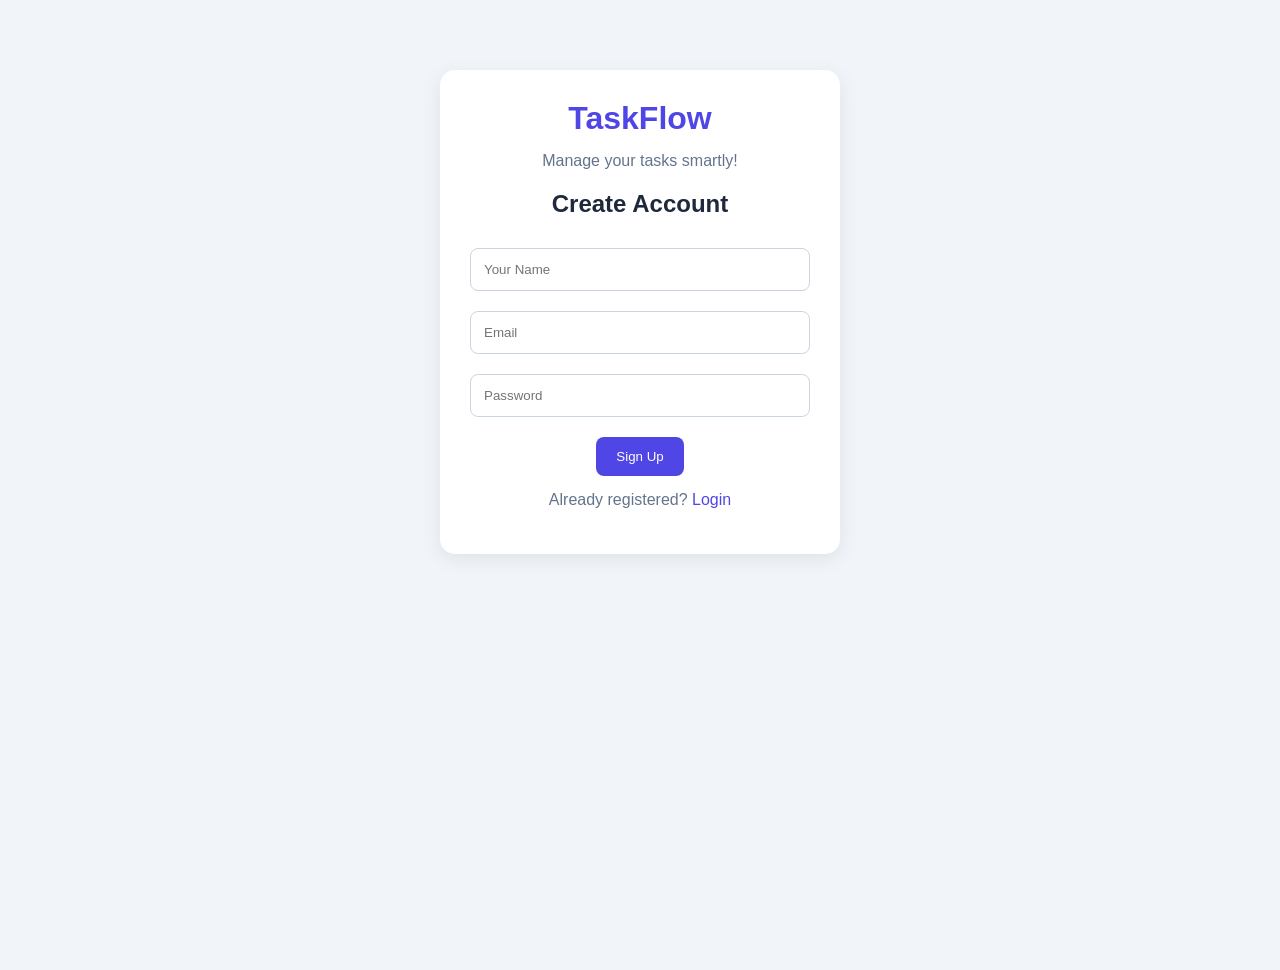
<file: index.html>
<!DOCTYPE html>
<html lang="en">
<head>
    <meta charset="UTF-8">
    <meta name="viewport" content="width=device-width, initial-scale=1.0">
    <title>TaskFlow - Task Manager</title>
    <link rel="stylesheet" href="style.css">
</head>
<body>

    <div class="container" id="authSection">
        <h1>TaskFlow</h1>
        <p>Manage your tasks smartly!</p>

        <div id="registerForm">
            <h2>Create Account</h2>
            <input type="text" id="regName" placeholder="Your Name">
            <input type="email" id="regEmail" placeholder="Email">
            <input type="password" id="regPassword" placeholder="Password">
            <button onclick="register()">Sign Up</button>
            <p>Already registered? <a href="#" onclick="showLogin()">Login</a></p>
        </div>

        <div id="loginForm" class="hidden">
            <h2>Welcome Back</h2>
            <input type="email" id="loginEmail" placeholder="Email">
            <input type="password" id="loginPassword" placeholder="Password">
            <button onclick="login()">Login</button>
            <p>New user? <a href="#" onclick="showRegister()">Sign Up</a></p>
        </div>
    </div>

    <div class="dashboard hidden" id="dashboard">
        <header>
            <h1>TaskFlow</h1>
            <button onclick="logout()">Logout</button>
        </header>

        <h2>My Tasks</h2>

        <div class="add-task">
            <input type="text" id="taskTitle" placeholder="Enter task title">
            <input type="text" id="taskDescription" placeholder="Description">
            <button onclick="addTask()">Add Task</button>
        </div>

        <div id="taskList"></div>
    </div>

    <script src="scripts.js"></script>
</body>
</html>
</file>
<file: style.css>
* {
    margin: 0;
    padding: 0;
    box-sizing: border-box;
    font-family: Arial, sans-serif;
}

body {
    background: #f1f5f9;
    color: #1e293b;
    min-height: 100vh;
}

.container {
    width: 90%;
    max-width: 400px;
    margin: 70px auto;
    padding: 30px;
    background: white;
    border-radius: 15px;
    text-align: center;
    box-shadow: 0 5px 20px rgba(0,0,0,0.08);
}

h1 {
    color: #4f46e5;
    margin-bottom: 10px;
}

h2 {
    margin: 20px 0;
}

p {
    margin: 15px 0;
    color: #64748b;
}

input {
    width: 100%;
    padding: 13px;
    margin: 10px 0;
    border: 1px solid #cbd5e1;
    border-radius: 8px;
    outline: none;
}

input:focus {
    border-color: #4f46e5;
}

button {
    background: #4f46e5;
    color: white;
    border: none;
    padding: 12px 20px;
    border-radius: 8px;
    cursor: pointer;
    margin-top: 10px;
}

button:hover {
    background: #3730a3;
}

a {
    color: #4f46e5;
    text-decoration: none;
}

.hidden {
    display: none;
}

.dashboard {
    width: 90%;
    max-width: 900px;
    margin: 30px auto;
}

header {
    display: flex;
    justify-content: space-between;
    align-items: center;
    background: white;
    padding: 20px;
    border-radius: 12px;
    margin-bottom: 25px;
}

.add-task {
    display: flex;
    gap: 10px;
    flex-wrap: wrap;
    background: white;
    padding: 20px;
    border-radius: 12px;
    margin-bottom: 20px;
}

.add-task input {
    flex: 1;
    min-width: 180px;
}

.task-card {
    background: white;
    padding: 18px;
    border-radius: 10px;
    margin: 12px 0;
    display: flex;
    justify-content: space-between;
    align-items: center;
    gap: 10px;
}

.task-card p {
    margin: 8px 0;
}

.task-card button {
    margin-left: 5px;
}

.completed {
    text-decoration: line-through;
    color: gray;
}

@media (max-width: 600px) {
    .task-card {
        flex-direction: column;
        align-items: flex-start;
    }
}
</file>
<file: Frontend/style.css>
* {
    margin: 0;
    padding: 0;
    box-sizing: border-box;
    font-family: Arial, sans-serif;
}

body {
    background: #f1f5f9;
    color: #1e293b;
    min-height: 100vh;
}

.container {
    width: 90%;
    max-width: 400px;
    margin: 70px auto;
    padding: 30px;
    background: white;
    border-radius: 15px;
    text-align: center;
    box-shadow: 0 5px 20px rgba(0,0,0,0.08);
}

h1 {
    color: #4f46e5;
    margin-bottom: 10px;
}

h2 {
    margin: 20px 0;
}

p {
    margin: 15px 0;
    color: #64748b;
}

input {
    width: 100%;
    padding: 13px;
    margin: 10px 0;
    border: 1px solid #cbd5e1;
    border-radius: 8px;
    outline: none;
}

input:focus {
    border-color: #4f46e5;
}

button {
    background: #4f46e5;
    color: white;
    border: none;
    padding: 12px 20px;
    border-radius: 8px;
    cursor: pointer;
    margin-top: 10px;
}

button:hover {
    background: #3730a3;
}

a {
    color: #4f46e5;
    text-decoration: none;
}

.hidden {
    display: none;
}

.dashboard {
    width: 90%;
    max-width: 900px;
    margin: 30px auto;
}

header {
    display: flex;
    justify-content: space-between;
    align-items: center;
    background: white;
    padding: 20px;
    border-radius: 12px;
    margin-bottom: 25px;
}

.add-task {
    display: flex;
    gap: 10px;
    flex-wrap: wrap;
    background: white;
    padding: 20px;
    border-radius: 12px;
    margin-bottom: 20px;
}

.add-task input {
    flex: 1;
    min-width: 180px;
}

.task-card {
    background: white;
    padding: 18px;
    border-radius: 10px;
    margin: 12px 0;
    display: flex;
    justify-content: space-between;
    align-items: center;
    gap: 10px;
}

.task-card p {
    margin: 8px 0;
}

.task-card button {
    margin-left: 5px;
}

.completed {
    text-decoration: line-through;
    color: gray;
}

@media (max-width: 600px) {
    .task-card {
        flex-direction: column;
        align-items: flex-start;
    }
}
</file>
